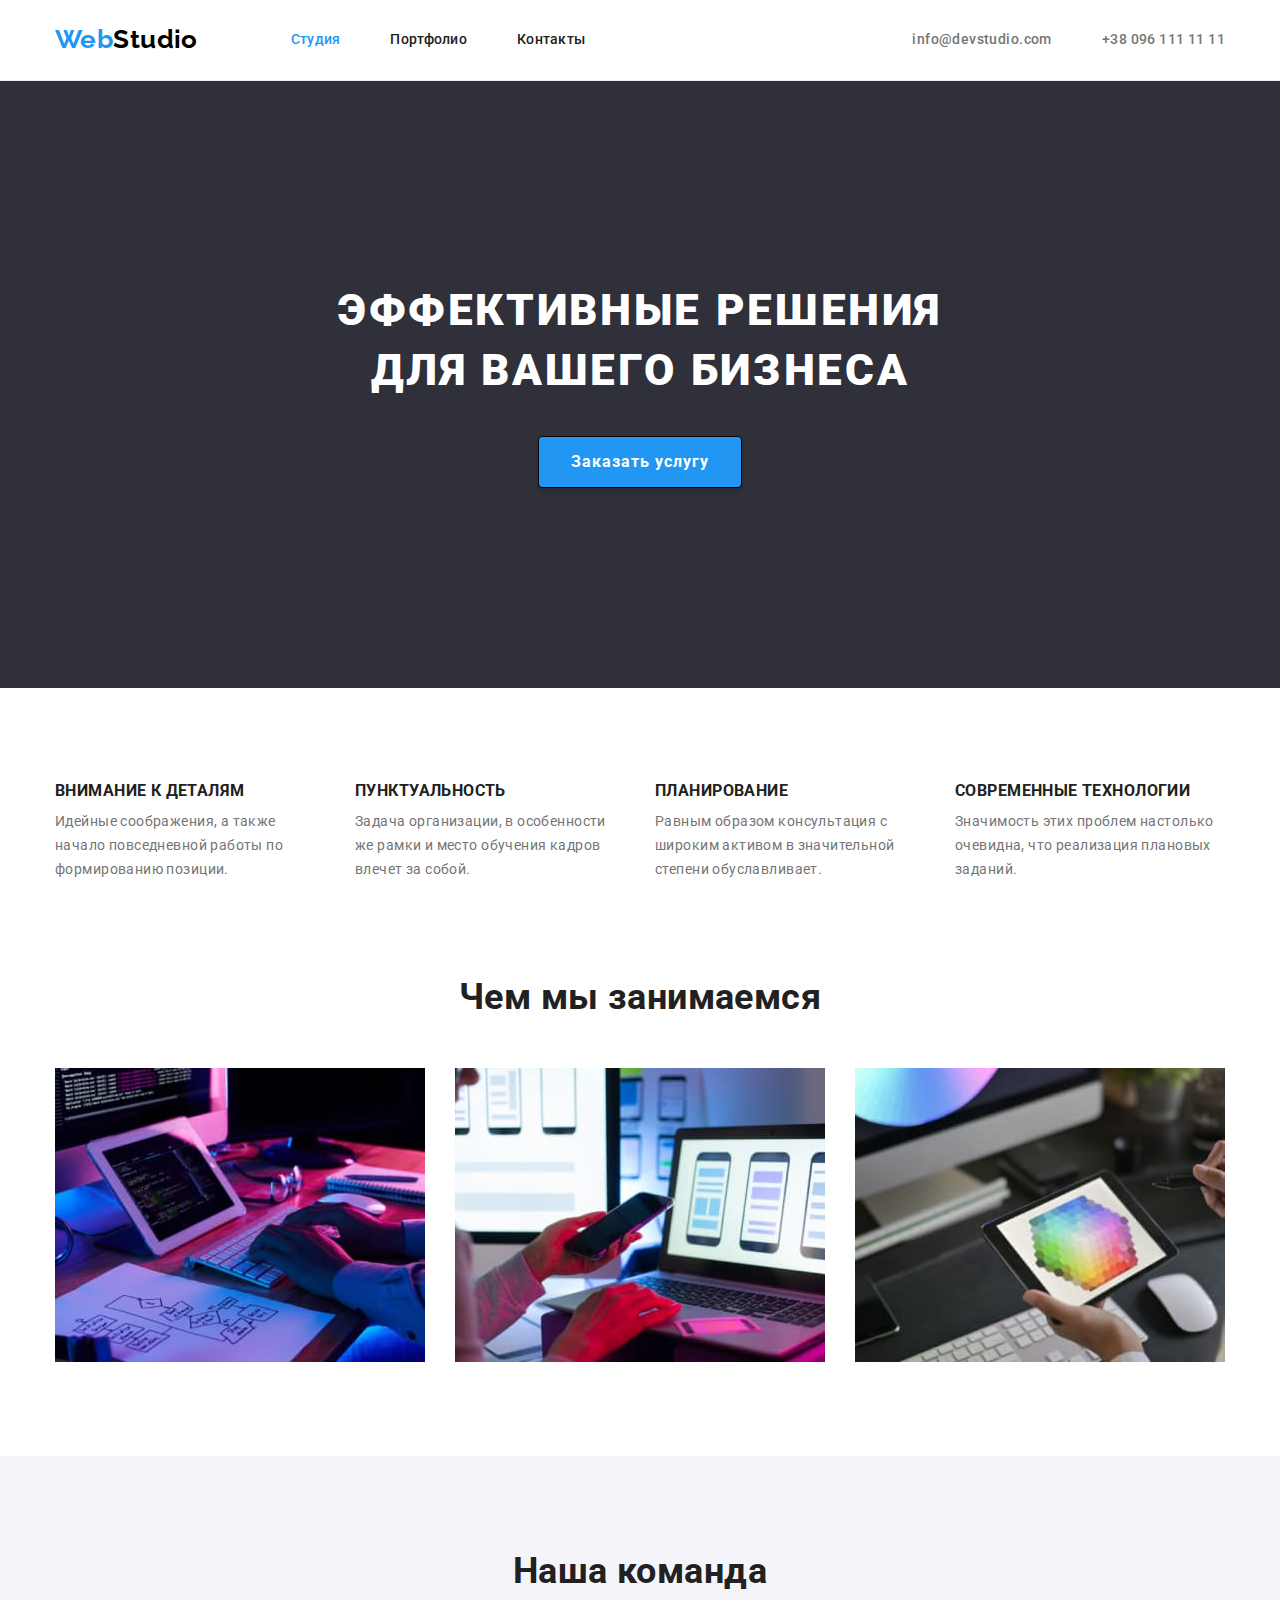
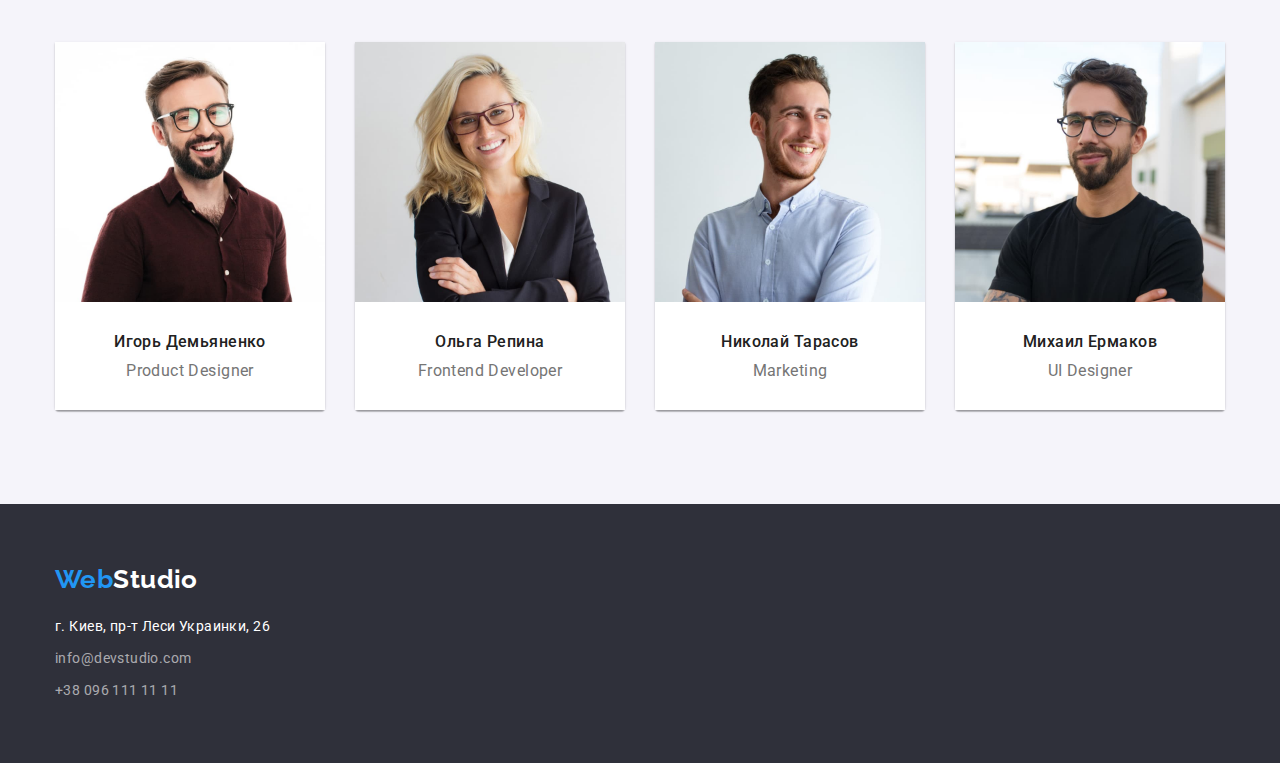
<file: index.html>
<!DOCTYPE html>
<html lang="ru">
<head>
    <meta charset="UTF-8">
    <meta name="viewport" content="width=device-width, initial-scale=1.0">
    <title>Document</title>
    <link rel="stylesheet" href="https://cdnjs.cloudflare.com/ajax/libs/modern-normalize/0.6.0/modern-normalize.min.css" />
    <link rel="stylesheet" href="./css/style.css">
    <link rel="preconnect" href="https://fonts.gstatic.com">
    <link href="https://fonts.googleapis.com/css2?family=Raleway:wght@700&family=Roboto:wght@400;500;700;900&display=swap"
        rel="stylesheet">
</head>
<body>
    <!-- Шапка сайта-->
    <header class="header">
        <div class="container header-container">
        <nav class="nav">
            <a href="./index.html" class="logo"> <span class="logo-first-part">Web</span>Studio</a>
            <ul class="nav-list list">
                <li class="nav-item"><a href="./index.html" class="link current">Студия</a> </li>
                <li class="nav-item"><a href="./portfolio.html" class="link">Портфолио</a></li>
                <li class="nav-item"><a href="" class="link">Контакты</a></li>
            </ul>
        </nav>
        <ul class="header-contacts list">
           <li class="contact-item"><a href="mailto:info@devstudio.com" class="link">info@devstudio.com</a></li>
           <li class="contact-item"><a href="tel:+380961111111" class="link">+38 096 111 11 11</a></li> 
        </ul>
        </div>
    </header>
    <main>
<!--  Герой  -->
        <section class="hero ">
            <div class="container hero-container">
                <h1 class="hero-main-title">Эффективные решения <br> для вашего бизнеса</h1>
                <button type="button" class="button">Заказать услугу</button>
            </div>
        </section>
        
        <!-- Преимущества -->
        <section class="advantage section ">
            <div class="container">
            <h2 class="advantage-title visually-hidden">Преимущества</h2> <!--потом в стилях это спрятать-->
            <ul class=" advantage-list list"> 
                <li class="advantage-item">
                    <h3 class="title">Внимание к деталям</h3>
                    <p class="description">Идейные соображения, а также начало повседневной работы по формированию позиции.</p>
                </li>
                <li class="advantage-item">
                    <h3 class="title">Пунктуальность</h3>
                    <p class="description">Задача организации, в особенности же рамки и место обучения кадров влечет за собой.</p>
                </li>
                <li class="advantage-item">
                    <h3 class="title">Планирование</h3>
                    <p class="description">Равным образом консультация с широким активом в значительной степени обуславливает.</p>
                </li>
                <li class="advantage-item">
                    <h3 class="title">Современные технологии</h3>
                    <p class="description">Значимость этих проблем настолько очевидна, что реализация плановых заданий.</p>
                </li>
            </ul>
            </div>
        </section>
<!--  чем мы занимаемся  -->
        <section class="services section">
             <div class="container">
            <h2 class="services-title">Чем мы занимаемся</h2>
            <ul class="services-list list">
                <li class="services-item"><img src="./image/box1.jpg" alt="первое занятие" width="370"></li>
                <li class="services-item"><img src="./image/box2.jpg" alt="второе занятие" width="370"></li>
                <li class="services-item"><img src="./image/box3.jpg" alt="третее занятие" width="370"></li>
            </ul>
            </div>
        </section>
<!--  Наша команда  -->
        <section class="team section">
            <div class="container">
            <h2 class="team-title">Наша команда</h2>
            <ul class="team-list list">
                <li class="team-item"><img src="./image/teamCard1.jpg" alt="фото" width="270">
                    <div class="teamcard">
                        <h3 class="title">Игорь Демьяненко</h3>
                        <p class="profession">Product Designer</p>
                    </div>
                </li>
                <li class="team-item"><img src="./image/teamCard2.jpg" alt="фото" width="270">
                    <div class="teamcard">
                        <h3 class="title">Ольга Репина</h3>
                        <p class="profession">Frontend Developer</p>
                    </div>
                </li>
                <li class="team-item"><img src="./image/teamCard3.jpg" alt="фото" width="270">
                    <div class="teamcard">
                        <h3 class="title">Николай Тарасов</h3>
                        <p class="profession">Marketing</p>
                    </div>
                </li>
                <li class="team-item"><img src="./image/teamCard4.jpg" alt="фото" width="270">
                    <div class="teamcard">
                        <h3 class="title">Михаил Ермаков</h3>
                        <p class="profession">UI Designer</p>
                    </div>
                </li>
            </ul>
            </div>
        </section>
    </main>
<!--  Подвал  -->
    <footer class="footer">
        <div class="container footer-conteiner">
            <div class="footer-logo"><a href="./index.html" class="logo"> <span class="logo-first-part">Web</span>Studio</a></div>
            <address class="footer-address">
                <ul class=" footer-address-list list">
                    <li class="footer-item"><a href="https://goo.gl/maps/7bhKxrSPHDtLt3ww5" class="map link">г. Киев, пр-т Леси Украинки, 26</a></li>
                    <li class="footer-item"><a href="mailto:info@devstudio.com" class="link">info@devstudio.com </a></li>
                    <li class="footer-item"><a href="tel:+380961111111" class="link">+38 096 111 11 11</a></li>
                </ul>  
            </address>
        </div>
    </footer>  
</body>
</html>
</file>
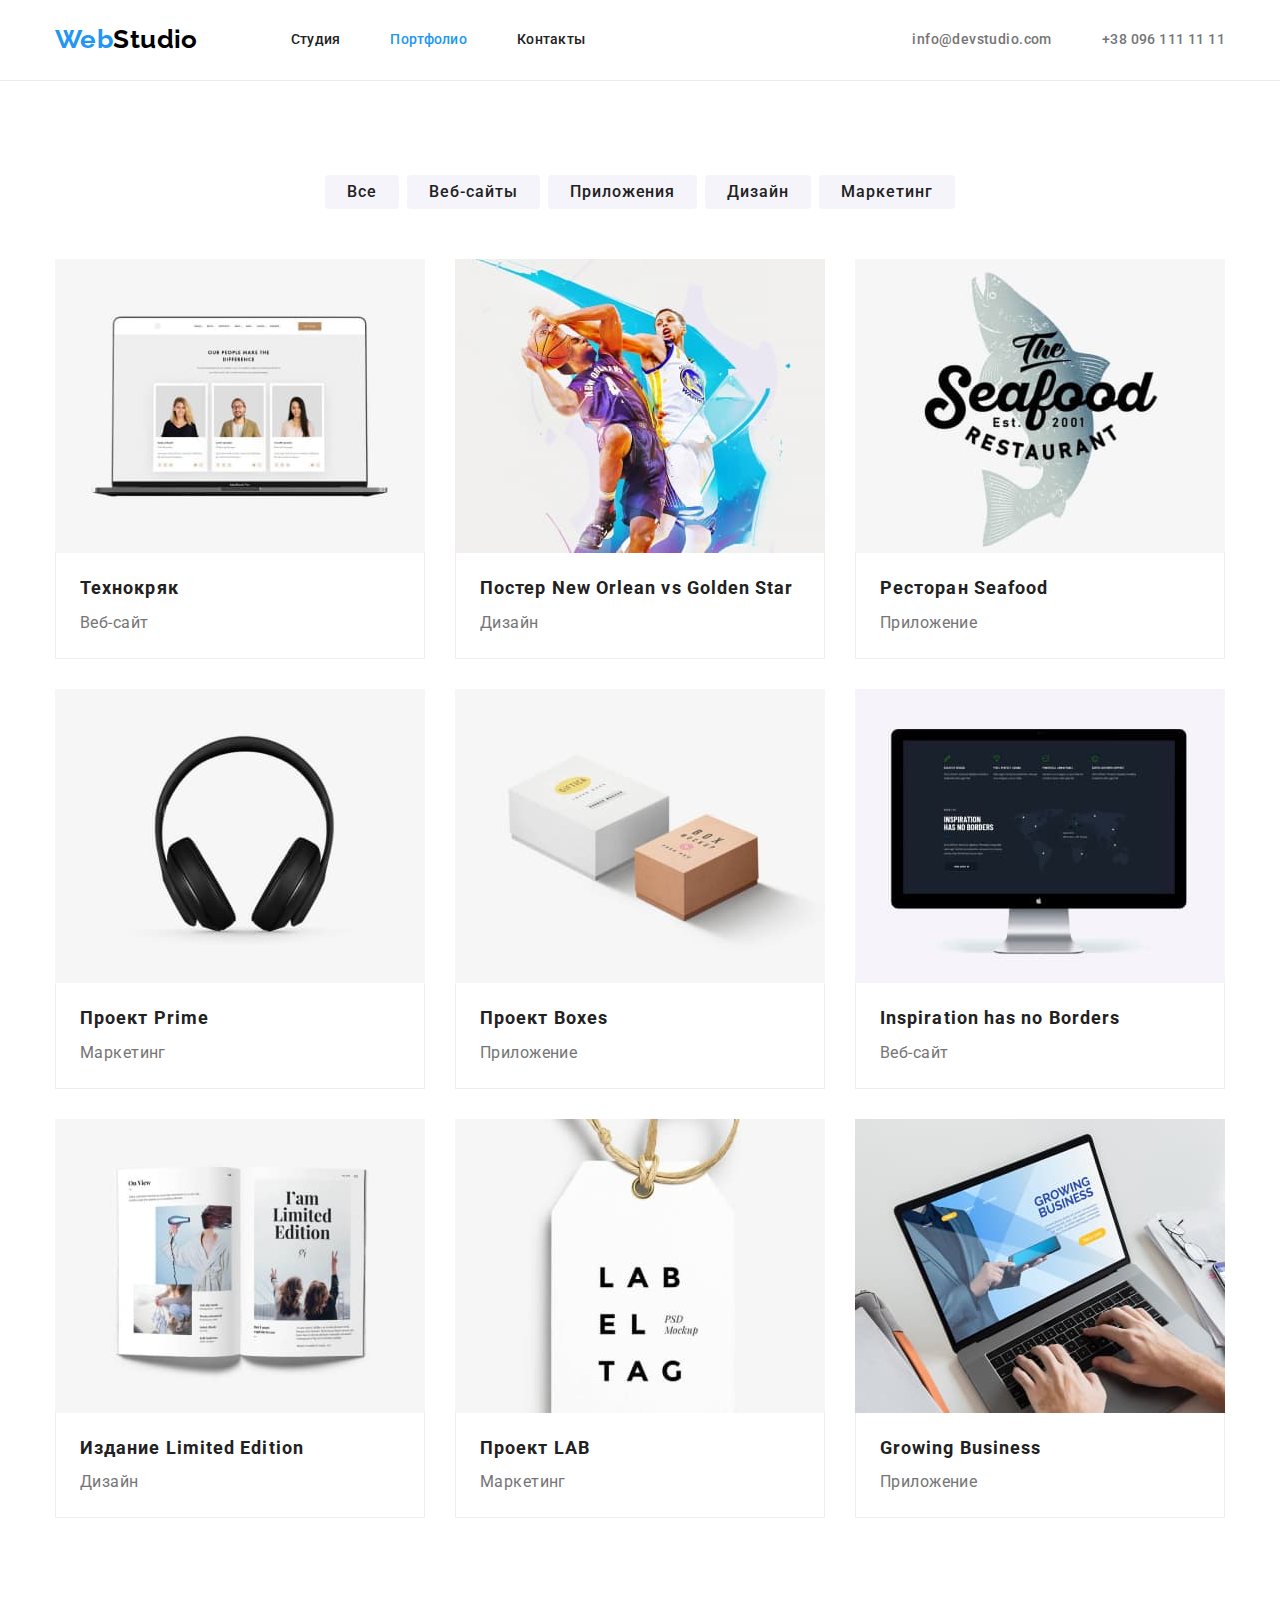
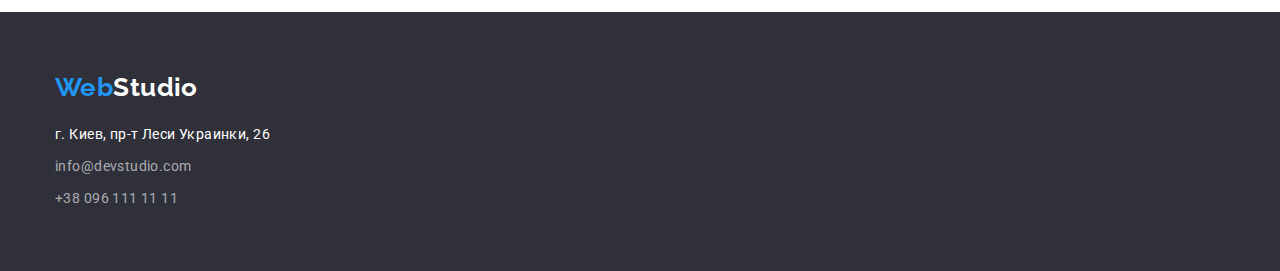
<file: portfolio.html>
<!DOCTYPE html>
<html lang="ru">
<head>
    <meta charset="UTF-8">
    <meta name="viewport" content="width=device-width, initial-scale=1.0">
    <title>Document</title>
    <link rel="stylesheet" href="https://cdnjs.cloudflare.com/ajax/libs/modern-normalize/0.6.0/modern-normalize.min.css" />
    <link rel="stylesheet" href="./css/style.css">
    <link rel="preconnect" href="https://fonts.gstatic.com">
    <link href="https://fonts.googleapis.com/css2?family=Raleway:wght@700&family=Roboto:wght@400;500;700&display=swap"
        rel="stylesheet">
</head>
<body>
    <!-- Шапка сайта-->
    <header class="header">
        <div class="container header-container">
            <nav class="nav">
                <a href="./index.html" class="logo"> <span class="logo-first-part">Web</span>Studio</a>
                <ul class="nav-list list">
                    <li class="nav-item"><a href="./index.html" class="link">Студия</a> </li>
                    <li class="nav-item"><a href="./portfolio.html" class="link current">Портфолио</a></li>
                    <li class="nav-item"><a href="" class="link">Контакты</a></li>
                </ul>
            </nav>
            <ul class="header-contacts list">
                <li class="contact-item"><a href="mailto:info@devstudio.com" class="link">info@devstudio.com</a></li>
                <li class="contact-item"><a href="tel:+380961111111" class="link">+38 096 111 11 11</a></li>
            </ul>
        </div>
    </header>
    <main>
        <!--  Фильтр  -->
        <section class="section">
            <div class="container">
            <ul class="portfolio-filtr list">
                <li class="filtr-item"><button type="button" class="button">Все</button></li>
                <li class="filtr-item"><button type="button" class="button">Веб-сайты</button></li>
                <li class="filtr-item"><button type="button" class="button">Приложения</button></li>
                <li class="filtr-item"><button type="button" class="button">Дизайн</button></li>
                <li class="filtr-item"><button type="button" class="button">Маркетинг</button></li>
            </ul>
            <ul  class="portfolio-list list">
                <li class="portfolio-item"> <img src="./image/portfolio/project1.jpg" width="370" alt="project1">
                    <div class="portflio-text-position">
                        <h2 class="portfolio-title">Технокряк</h2>
                        <p class="description">Веб-сайт</p>
                    </div>
                </li>
                <li class="portfolio-item"> <img src="./image/portfolio/project2.jpg"  width="370" alt="project2">
                    <div class="portflio-text-position">
                        <h2 class="portfolio-title">Постер New Orlean vs Golden Star</h2>
                        <p class="description">Дизайн</p>
                    </div>
                </li>
                <li class="portfolio-item"> <img src="./image/portfolio/project3.jpg" width="370" alt="project3">
                    <div class="portflio-text-position">
                        <h2 class="portfolio-title">Ресторан Seafood</h2>
                        <p class="description">Приложение</p>
                    </div>
                </li>
                <li class="portfolio-item"> <img src="./image/portfolio/project4.jpg" width="370" alt="project4">
                    <div class="portflio-text-position">
                        <h2 class="portfolio-title">Проект Prime</h2>
                        <p class="description">Маркетинг</p>
                    </div>
                </li>
                <li class="portfolio-item"> <img src="./image/portfolio/project5.jpg" width="370" alt="project5">
                    <div class="portflio-text-position">
                        <h2 class="portfolio-title">Проект Boxes</h2>
                        <p class="description">Приложение</p>
                    </div>
                </li>
                <li class="portfolio-item"> <img src="./image/portfolio/project6.jpg" width="370" alt="project6">
                    <div class="portflio-text-position">
                        <h2 class="portfolio-title">Inspiration has no Borders</h2>
                        <p class="description">Веб-сайт</p>
                    </div>
                </li>
                <li class="portfolio-item"> <img src="./image/portfolio/project7.jpg" width="370" alt="project7">
                    <div class="portflio-text-position">
                        <h2 class="portfolio-title">Издание Limited Edition</h2>
                        <p class="description">Дизайн</p>
                    </div>
                </li>
                <li class="portfolio-item"> <img src="./image/portfolio/project8.jpg" width="370" alt="project8">
                    <div class="portflio-text-position">
                        <h2 class="portfolio-title">Проект LAB</h2>
                        <p class="description">Маркетинг</p>
                    </div>
                </li>
                <li class="portfolio-item"> <img src="./image/portfolio/project9.jpg" width="370" alt="project9">
                    <div class="portflio-text-position">
                        <h2 class="portfolio-title">Growing Business</h2>
                        <p class="description">Приложение</p>
                    </div>
                </li>
            </ul>
            </div>
        </section>
    </main>
    <!--  Подвал  -->
    <footer class="footer">
        <div class="container footer-conteiner">
            <div class="footer-logo"><a href="./index.html" class="logo"> <span class="logo-first-part">Web</span>Studio</a>
            </div>
                <address class="footer-address">
                    <ul class=" footer-address-list list">
                        <li class="footer-item"><a href="https://goo.gl/maps/7bhKxrSPHDtLt3ww5" class="map link">г. Киев, пр-т
                                Леси Украинки, 26</a></li>
                        <li class="footer-item"><a href="mailto:info@devstudio.com" class="link">info@devstudio.com </a></li>
                        <li class="footer-item"><a href="tel:+380961111111" class="link">+38 096 111 11 11</a></li>
                    </ul>
                </address>
            </div>
    </footer>
</body>

</html>
</file>
<file: css/style.css>
/* цвет основного текста rgba(33, 33, 33, 1)
 */
/* вторичный цвет текста rgba(117, 117, 117, 1) 
;
 */
/* белый rgba(255, 255, 255, 1)  */
/* акцент rgba(33, 150, 243, 1)
 */
/* вторичный цвет фона rgba(245, 244, 250, 1) */

:root {
  --primary-text-color: rgba(117, 117, 117, 1);
  --title-text-color: rgba(33, 33, 33, 1);
  --accent-color: rgba(33, 150, 243, 1);
  --primary-white-color: rgba(255, 255, 255, 1);
  --secondary-grey-color: rgba(245, 244, 250, 1);
  --primary-logo-color: rgba(0, 0, 0, 1);
  --footer-contacts-color: rgba(255, 255, 255, 0.6);
  --border-header-bottom: rgba(236, 236, 236, 1);
  --background-color: rgba(47, 48, 58, 1);
}

body {
  background-color: var(--primary-white-color);
  color: var(--primary-text-color);
  font-family: 'Roboto', sans-serif;
  font-weight: normal;
  font-size: 14px;
  letter-spacing: 0.03em;
}

/* ------------------------------- Components ------------------------------- */

.list {
  list-style: none;
}
.link {
  text-decoration: none;
}
h1,
h2,
h3,
h4,
h5,
p {
  margin-top: 0;
  margin-bottom: 0;
}
ul,
li {
  margin-top: 0;
  margin-bottom: 0;
  padding-left: 0;
}
img {
  display: block;
}
.container {
  margin: 0 auto;
  width: 1200px;
  padding-left: 15px;
  padding-right: 15px;
}
.section {
  padding-top: 94px;
  padding-bottom: 94px;
}

/* ----------------------------- End  Components ---------------------------- */

/* --------------------------------- Header --------------------------------- */
/* ---------------------------------- logo ---------------------------------- */
.header {
  border-bottom: 1px solid var(--border-header-bottom);
  padding-top: 24px;
  padding-bottom: 25px;
}
.header-container {
  display: flex;
  align-items: center;
  justify-content: space-between;
}
.nav {
  display: flex;
  align-items: center;
}
.nav-list {
  display: flex;
  align-items: center;
}
.nav-item:not(:last-child) {
  margin-right: 50px;
}
.logo {
  font-family: 'Raleway', sans-serif;
  font-weight: bold;
  font-size: 26px;
  line-height: 1.19;
  text-decoration: none;
  margin-right: 93px;
}
.logo-first-part {
  color: var(--accent-color);
}
.header .logo {
  color: var(--primary-logo-color);
}
/*                                  End logo                                  */

.nav-list .link {
  color: var(--title-text-color);
  font-weight: 500;
  line-height: 1.14;
  letter-spacing: 0.02em;
}
.header-contacts {
  display: flex;
  align-items: center;
}
.contact-item:not(:last-child) {
  margin-right: 50px;
}
.header-contacts .link {
  color: var(--primary-text-color);
  font-weight: 500;
}
.nav-list .link:hover,
.nav-list .link:focus,
.header-contacts .link:hover,
.header-contacts .link:focus {
  color: var(--accent-color);
}
.nav-list .link.current {
  color: var(--accent-color);
}
/* ------------------------------ End header ------------------------------ */

/* ---------------------------------- Hero ---------------------------------- */

.hero {
  background-color: var(--background-color);
  padding-top: 200px;
  padding-bottom: 200px;
  text-align: center;
}
.hero-main-title {
  color: var(--primary-white-color);
  font-weight: 900;
  font-size: 44px;
  line-height: 1.36;
  text-align: center;
  letter-spacing: 0.06em;
  text-transform: uppercase;
  /* Так можно делать или это полный пипец? */
  margin-bottom: 35px;
}
/* Button */
.button {
  color: var(--primary-white-color);
  background-color: var(--accent-color);
  font-weight: bold;
  font-size: 16px;
  line-height: 1.87;
  text-align: center;
  letter-spacing: 0.06em;
  cursor: pointer;
  padding: 10px 32px;
  border: 1px solid var(--primary-logo-color);
  box-shadow: 0px 4px 4px rgba(0, 0, 0, 0.15);
  border-radius: 4px;
}
.button:focus,
.button:hover {
  background-color: rgb(24, 140, 232);
}
/* -------------------------------- End hero -------------------------------- */

/* -------------------------------- Advantage ------------------------------- */
.advantage {
  padding-bottom: 0;
  padding-bottom: 47px;
}
.advantage-list {
  display: flex;
  align-items: center;
  margin-left: -30px;
}
.advantage-item {
  margin-left: 30px;
  flex-basis: calc((100% - 120px) / 4);
}
.advantage-list .title {
  line-height: 1.14;
  text-transform: uppercase;
  color: var(--title-text-color);
  font-weight: bold;
  margin-bottom: 10px;
}
.advantage-list .description {
  line-height: 1.71;
}

.visually-hidden {
  position: absolute;
  width: 1px;
  height: 1px;
  margin: -1px;
  border: 0;
  padding: 0;
  white-space: nowrap;
  clip-path: inset(100%);
  clip: rect(0 0 0 0);
  overflow: hidden;
}
/* ------------------------------ End Advantage ----------------------------- */

/* -------------------------------- Services -------------------------------- */
.services {
  padding-top: 0;
  padding-top: 47px;
}
.services-title {
  margin-bottom: 50px;
  font-weight: bold;
  font-size: 36px;
  line-height: 1.17;
  text-align: center;
  color: var(--title-text-color);
}
.services-list {
  display: flex;
  align-items: center;
  margin-left: -30px;
}
.services-item {
  margin-left: 30px;
  flex-basis: calc((100% - 90px) / 3);
}
/* ------------------------------ End Services ------------------------------ */

/* ---------------------------------- Team ---------------------------------- */
.team {
  background-color: var(--secondary-grey-color);
}
.team-title {
  font-weight: bold;
  font-size: 36px;
  line-height: 1.17;
  text-align: center;
  color: var(--title-text-color);
  margin-bottom: 50px;
}
.team-list {
  display: flex;
  align-items: center;
  margin-left: -30px;
  margin-top: -30px;
  text-align: center;
}
.team-item {
  margin-top: 30px;
  margin-left: 30px;
  flex-basis: calc((100% - 120px) / 4);
  box-shadow: 0px 1px 3px rgba(0, 0, 0, 0.12), 0px 1px 1px rgba(0, 0, 0, 0.14),
    0px 2px 1px rgba(0, 0, 0, 0.2);
  border-radius: 0px 0px 4px 4px;
}
.team-list .title {
  font-weight: 500;
  font-size: 16px;
  line-height: 1.19;
  color: var(--title-text-color);
  margin-bottom: 10px;
}
.team-list .profession {
  font-size: 16px;
  line-height: 1.19;
}
.teamcard {
  padding-top: 30px;
  padding-bottom: 30px;
  background-color: var(--primary-white-color);
}

/* -------------------------------- End team -------------------------------- */

/* --------------------------------- Footer --------------------------------- */
/* ---------------------------------- logo ---------------------------------- */

.footer {
  background-color: var(--background-color);
  padding-top: 60px;
  padding-bottom: 60px;
}

.footer .logo {
  color: var(--primary-white-color);
}
.footer-logo {
  margin-bottom: 20px;
}
/*                                  End logo                                  */
.footer-address-list .link {
  line-height: 1.71;
  color: var(--footer-contacts-color);
  font-style: normal;
}
.footer-address-list {
  display: flex;
  flex-direction: column;
}
.footer-item:not(:last-child) {
  margin-bottom: 8px;
}
.footer-address-list .map {
  color: var(--primary-white-color);
}

.footer-address .link:hover,
.footer-address .link:focus,
.footer-address-list .link:hover,
.footer-address-list .link:focus {
  color: var(--accent-color);
}

/* -------------------------------- Portfolio ------------------------------- */
/* filtr pozition */
.portfolio-filtr {
  display: flex;
  justify-content: center;
  margin-bottom: 50px;
}
.filtr-item:not(:last-child) {
  margin-right: 8px;
}
.filtr-item:last-child {
  margin-right: 0;
}
/* End filtr pozition */

.portfolio-filtr .button {
  color: var(--title-text-color);
  background-color: var(--secondary-grey-color);
  font-weight: 500;
  line-height: 1.39;
  padding: 6px 22px;
  box-shadow: none;
  border: 0;
}
.portfolio-filtr .button:focus,
.portfolio-filtr .button:hover {
  color: var(--primary-white-color);
  background-color: var(--accent-color);
  box-shadow: 0px 3px 1px rgba(0, 0, 0, 0.1), 0px 1px 2px rgba(0, 0, 0, 0.08),
    0px 2px 2px rgba(0, 0, 0, 0.12);
}

.portfolio-list {
  display: flex;
  flex-wrap: wrap;
  margin-bottom: -30px;
}
.portfolio-item:nth-child(n) {
  margin-right: 30px;
  margin-bottom: 30px;
}
.portfolio-item:nth-child(3n) {
  margin-right: 0;
}

.portfolio-list .portfolio-title {
  color: var(--title-text-color);
  font-style: 700;
  font-size: 18px;
  line-height: 1.71;
  letter-spacing: 0.06em;
  margin-bottom: 4px;
}

.portfolio-list .description {
  font-size: 16px;
  line-height: 1.87;
}
.portflio-text-position {
  padding: 20px 24px;
  border: 1px solid #eeeeee;
  border-top: 0;
}
/* --------------------------------End Portfolio ------------------------------- */
</file>
